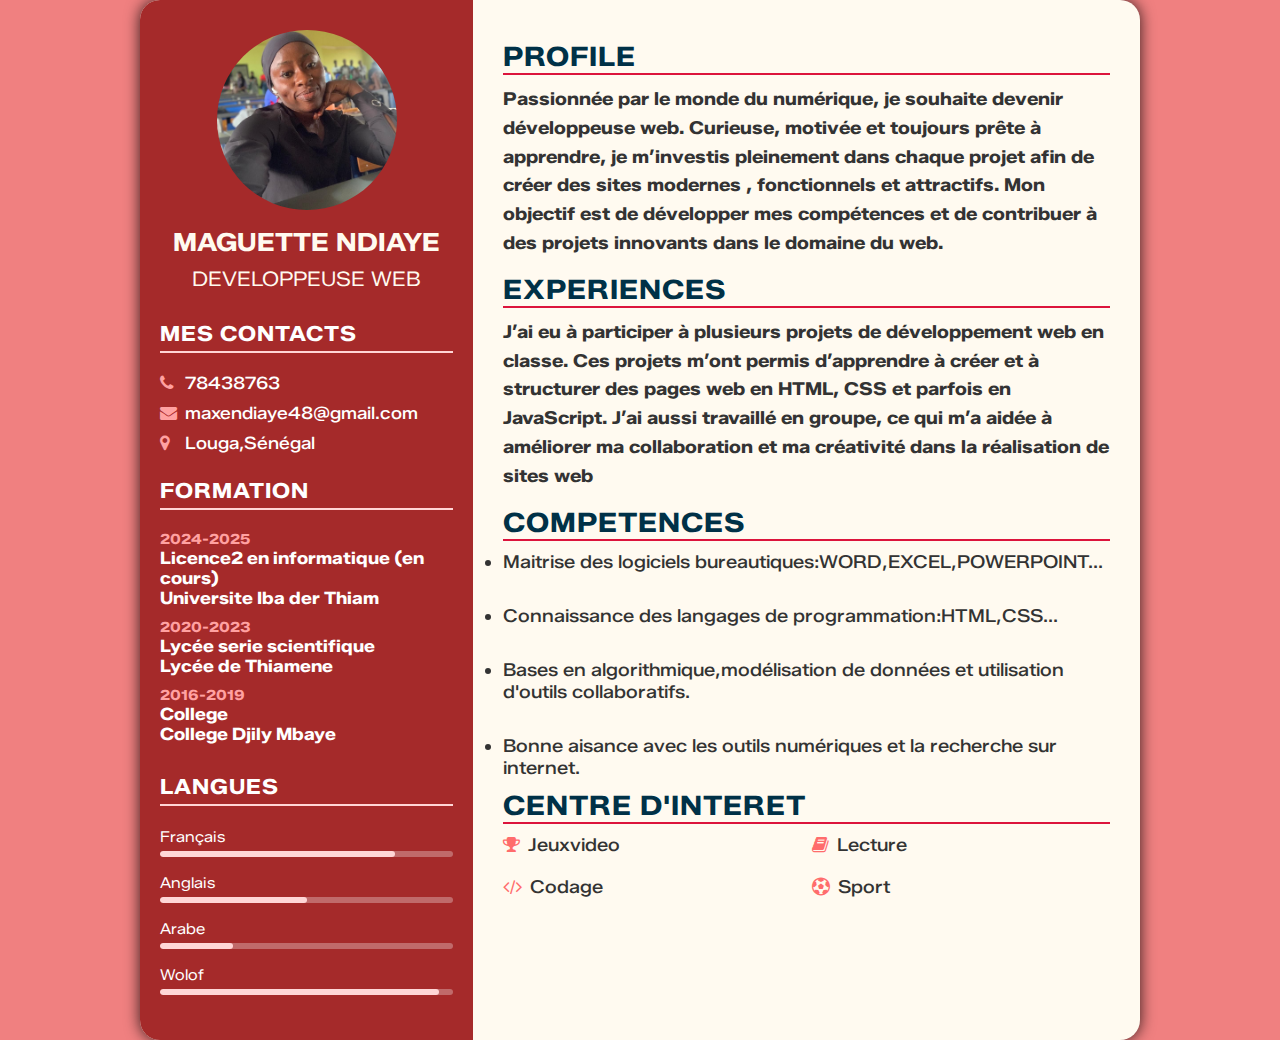
<file: index.html>
<!DOCTYPE html>
<html lang="en">
<head>
    <meta charset="UTF-8">
    <meta name="viewport" content="width=device-width, initial-scale=1.0">
     <title>MON CV -Maguette Ndiaye </title>
    <link rel="stylesheet" href="./css/style.css">
    <link rel="stylesheet" href="https://cdnjs.cloudflare.com/ajax/libs/font-awesome/4.7.0/css/font-awesome.css" integrity="sha512-5A8nwdMOWrSz20fDsjczgUidUBR8liPYU+WymTZP1lmY9G6Oc7HlZv156XqnsgNUzTyMefFTcsFH/tnJE/+xBg==" crossorigin="anonymous" referrerpolicy="no-referrer" />
    <style>
        body{
            font-family: sans-serif;
            font-size: 18px;
            font-weight:bold;
            margin: 0;
            padding: 0;
        }
    </style>
</head>
<body>
    <div class="container">
        <div class="left-side">
        <div class="profileTexte">
            <div class="imgBx">
              <img src="./img/photo.jpg" class="img-fluid rounded-cercle" alt="photo de profil">
            </div>
            <h2>Maguette Ndiaye <br><span>Developpeuse web</span></h2>
        </div>
        <div class="contactInfo">
            <h3 class="title">Mes contacts</h3>
            <ul class="list-unstyled">
                <li>
                    <span class="Icone"><i class="fa fa-phone" aria-hidden="true"></i></span> 
                    <span class="text">78438763</span>
                </li>
                 <li>
                    <span class="Icone"><i class="fa fa-envelope" aria-hidden="true"></i></span> 
                    <span class="text"> maxendiaye48@gmail.com</span>
                </li>
                 <li>
                    <span class="Icone"><i class="fa fa-map-marker" aria-hidden="true"></i></span> 
                    <span class="text">Louga,Sénégal</span>
                </li>
           </ul>
        </div>
        <div class="contactInfo education">
             <h3 class="title">Formation</h3>
             <ul>
                <li>
                    <h5>2024-2025</h5>
                    <h4>Licence2 en informatique (en cours)</h4>
                    <h4>Universite Iba der Thiam</h4>
                </li>
                <li>
                    <h5>2020-2023</h5>
                    <h4>Lycée serie scientifique</h4>
                    <h4>Lycée de Thiamene</h4>
                </li> <li>
                    <h5>2016-2019</h5>
                    <h4>College</h4>
                    <h4>College Djily Mbaye</h4>
                </li>
             </ul>
        </div>
     <div class="contactInfo Language">
    <h3 class="title">Langues</h3>
    <ul>
        <li>
            <span class="text">Français</span>
            <span class="percent">
                <div style="width: 80%;"></div>
            </span>
        </li>
        <li>
            <span class="text">Anglais</span>
            <span class="percent">
                <div style="width: 50%;"></div>
            </span>
        </li>
        <li>
            <span class="text">Arabe</span>
            <span class="percent">
                <div style="width: 25%;"></div>
            </span>
        </li>
        <li>
            <span class="text">Wolof</span>
            <span class="percent">
                <div style="width: 95%;"></div>
            </span>
        </li>
    </ul>
</div>
    </div>  

        <div class="right-side">
            <div class="about">
                <h2 class="title2">PROFILE</h2>
                <P> 
                  Passionnée par le monde du numérique,
                  je souhaite devenir développeuse web. Curieuse,
                   motivée et toujours prête à apprendre, je m’investis 
                    pleinement dans chaque projet afin de créer des sites modernes                   , fonctionnels et attractifs. Mon objectif est de développer mes 
                    compétences et de contribuer à des projets innovants dans le domaine 
                     du web.</P>
            </div>
             <div class="about">
                      <h2 class="title2">EXPERIENCES</h2> 
                    <p>J’ai eu à participer à plusieurs projets
                        de développement web en classe. Ces projets 
                    m’ont permis d’apprendre à créer et à structurer des 
                    pages web en HTML, CSS et parfois en JavaScript. J’ai aussi
                     travaillé en groupe, ce qui m’a aidée à améliorer ma collaboration 
                     et ma créativité dans la réalisation de sites web</p>
                     <h2 class="title2">COMPETENCES</h2>
                     <li>Maitrise des logiciels bureautiques:WORD,EXCEL,POWERPOINT...</li><br>
                     <li>Connaissance des langages de programmation:HTML,CSS...</li><br>
                     <li>Bases en algorithmique,modélisation de données et utilisation d'outils collaboratifs.</li><br>
                     <li>Bonne aisance avec les outils numériques et la recherche sur internet.</li>
                    
             </div>
            <div class="about interest">
                <h2 class="title2">Centre d'interet</h2>
                <ul>
                    <li><i class="fa fa-trophy" aria-hidden="true"></i> Jeuxvideo</li><br>
                    <li><i class="fa fa-book" aria-hidden="true"></i> Lecture</li><br>
                    <li><i class="fa fa-code" aria-hidden="true"></i> Codage</li><br>
                    <li><i class="fa fa-futbol-o" aria-hidden="true"></i> Sport</li><br>
                </ul>
             </div>
         </div>
        </div>
    </div>         
</body>

</html>
</file>
<file: css/style.css>
@import url('https://fonts.googleapis.com/css2?family=Zalando+Sans+SemiExpanded:ital,wght@0,200..900;1,200..900&display=swap');

* {
    margin: 0;
    padding: 0;
    box-sizing: border-box;
    font-family: 'Zalando Sans SemiExpanded', sans-serif;
}


body {
    background-color: lightcoral;
    display: flex;
    justify-content: center;
    align-items: center;
    min-height: 100vh;
    padding: 10px;
}

.container {
    background: floralwhite;
    width: 100%;
    max-width: 1000px;
    display: grid;
    grid-template-columns: 1fr 2fr;
    box-shadow: 0 0 15px rgba(0, 0, 0, 0.8);
    border-radius: 20px;
    overflow: hidden;
}

/* ================= LEFT SIDE ================= */
.left-side {
    background: #a52a2a;
    padding: 30px 20px;
    color: floralwhite;
}

.profileTexte {
    text-align: center;
    margin-bottom: 20px;
}

.profileTexte .imgBx {
    width: 180px;
    height: 180px;
    margin: 0 auto;
    border-radius: 50%;
    overflow: hidden;
}

.profileTexte .imgBx img {
    width: 100%;
    height: 100%;
    object-fit: cover;
}

.profileTexte h2 {
    font-size: 1.4em;
    margin-top: 15px;
    text-transform: uppercase;
    line-height: 1.4;
}

.profileTexte h2 span {
    font-size: 0.8em;
    font-weight: 400;
}

.contactInfo {
    margin-top: 25px;
}

.title {
    text-transform: uppercase;
    font-weight: 700;
    letter-spacing: 1px;
    margin-bottom: 20px;
    color:#fff;
    border-bottom: 2px solid #ffd6d6;
    padding-bottom: 5px;
}

.contactInfo ul {
    list-style: none;
    padding: 0;
}

.contactInfo ul li {
    margin: 10px 0;
    font-size: 0.95em;
}

.contactInfo ul li span {
    color: #fff;
}

.contactInfo ul li .Icone {
    width: 20px;
    display: inline-block;
    color: rgb(255,161,161);;
}

.contactInfo.education h5 {
    color: rgb(255,161,161);
}

.contactInfo.education h4 {
    color: #fff;
}
.right-side {
    padding: 40px 30px;
}

.title2 {
    color: #003147;
    text-transform: uppercase;
    letter-spacing: 1px;
    margin-bottom: 10px;
    border-bottom: 2px solid crimson;
}

p {
    color: #333;
    margin-bottom: 15px;
    line-height: 1.6;
}

li {
    color: #333;
    margin-bottom: 10px;
    font-weight: 500;
}

.interest ul {
    display: grid;
    grid-template-columns: repeat(4, 1fr);
    list-style: none;
    gap: 10px;
    padding: 0;
}

.interest ul li {
    display: flex;
    align-items: center;
    gap: 8px;
}

.interest ul li .fa {
    color: rgb(255,108,108);
    font-size: 18px;
}

/* ================= RESPONSIVE DESIGN ================= */
@media (max-width: 992px) {
    .container {
        grid-template-columns: 1fr;
        max-width: 90%;
    }

    .left-side,
    .right-side {
        padding: 25px;
    }

    .profileTexte .imgBx {
        width: 150px;
        height: 150px;
    }

    .interest ul {
        grid-template-columns: repeat(2, 1fr);
    }
}

@media (max-width: 600px) {
    body {
        padding: 0;
    }

    .container {
        grid-template-columns: 1fr;
        max-width: 100%;
        border-radius: 0;
        box-shadow: none;
    }

    .profileTexte .imgBx {
        width: 120px;
        height: 120px;
    }

    .profileTexte h2 {
        font-size: 1.2em;
    }

    .right-side, .left-side {
        padding: 20px;
    }

    .interest ul {
        grid-template-columns: 1fr;
    }

    p, li {
        font-size: 0.95em;
    }
}
/* === SECTION LANGUES === */
.contactInfo.Language {
    margin-top: 30px;
}

.contactInfo.Language .title {
    color: #fff;
    text-transform: uppercase;
    font-weight: 700;
    letter-spacing: 1px;
    margin-bottom: 20px;
    border-bottom: 2px solid #ffd6d6;
    padding-bottom: 5px;
}

.contactInfo.Language ul {
    list-style: none;
    padding-left: 0;
}

.contactInfo.Language ul li {
    margin-bottom: 15px;
}

.contactInfo.Language .text {
    color: #fff;
    font-size: 15px;
    font-weight: 400;
    display: inline-block;
    margin-bottom: 5px;
}

/* Barres de progression */
.contactInfo.Language .percent {
    position: relative;
    width: 100%;
    height: 6px;
    background: rgba(255, 255, 255, 0.3);
    border-radius: 3px;
    overflow: hidden;
    display: block;
}

.contactInfo.Language .percent div {
    position: absolute;
    top: 0;
    left: 0;
    height: 100%;
    background: #ffd6d6; /* rose clair visible */
    border-radius: 3px;
    transition: width 0.5s ease-in-out;
}
</file>
